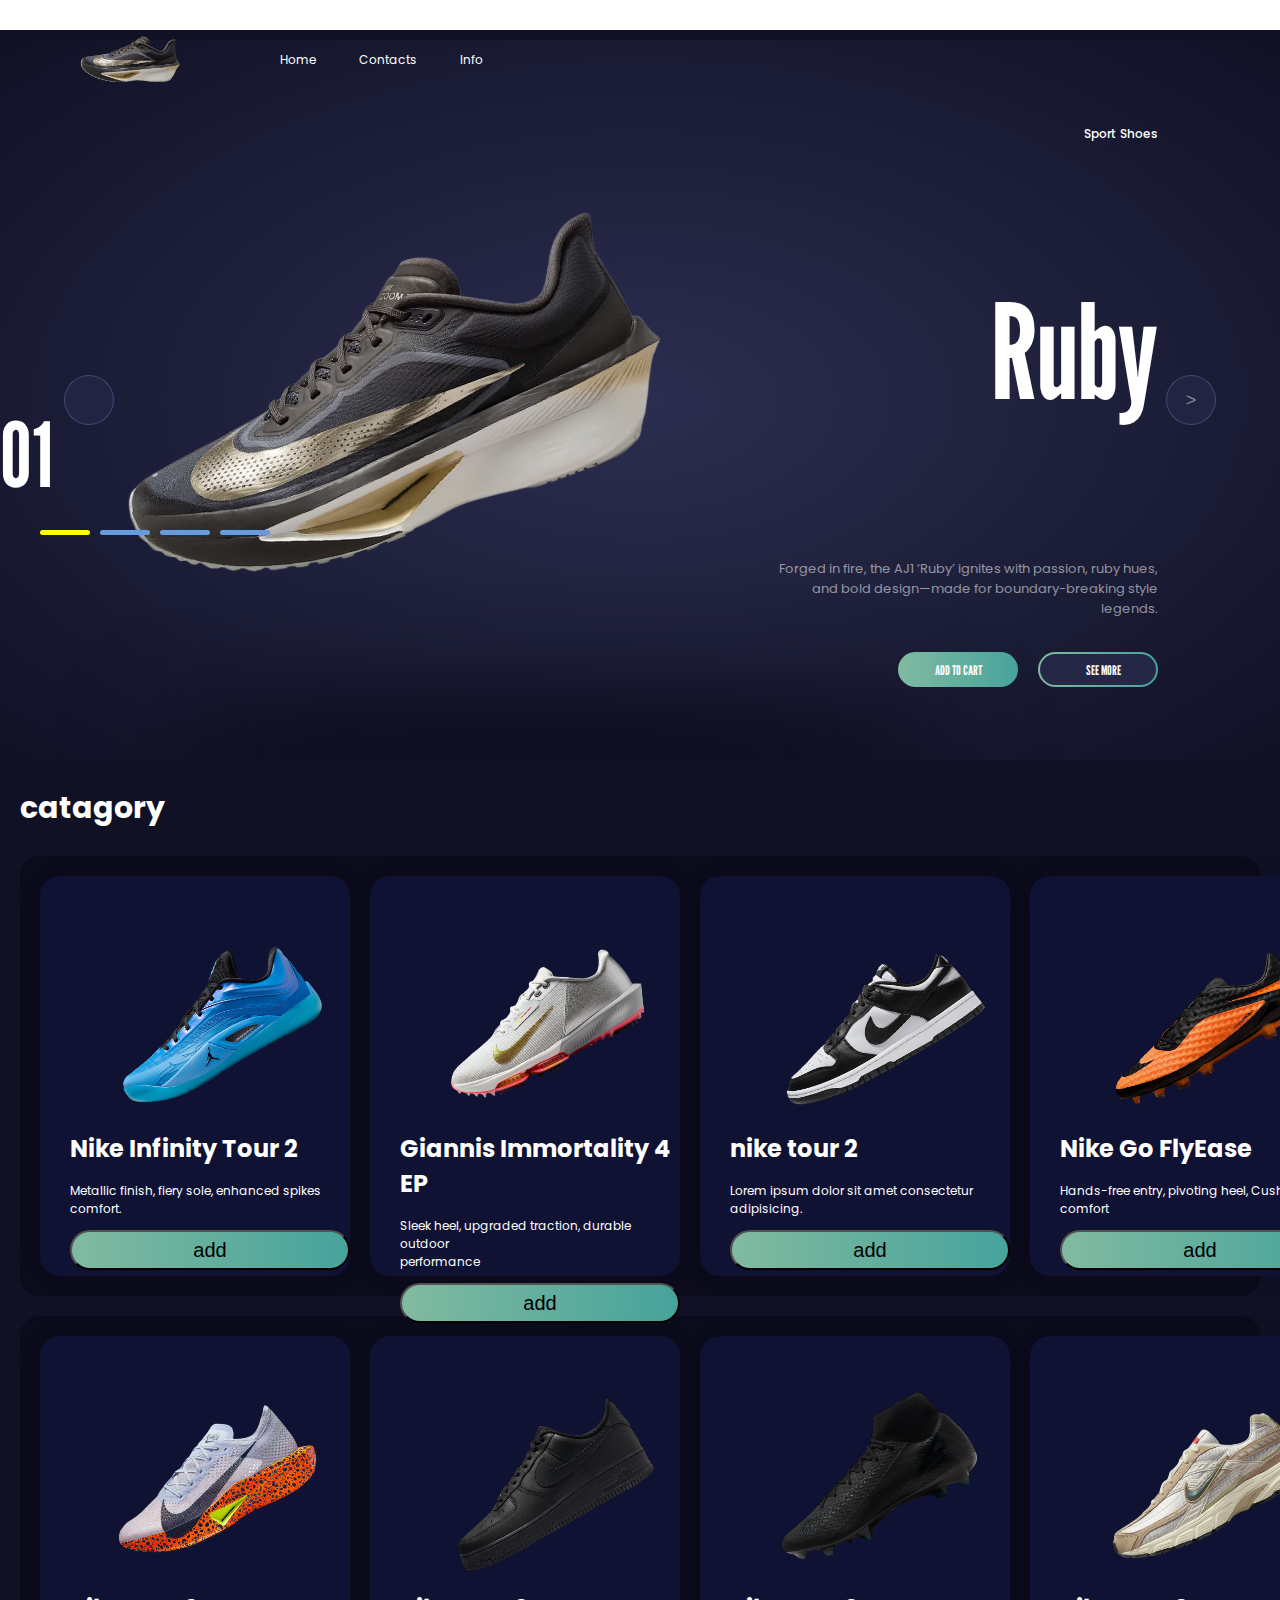
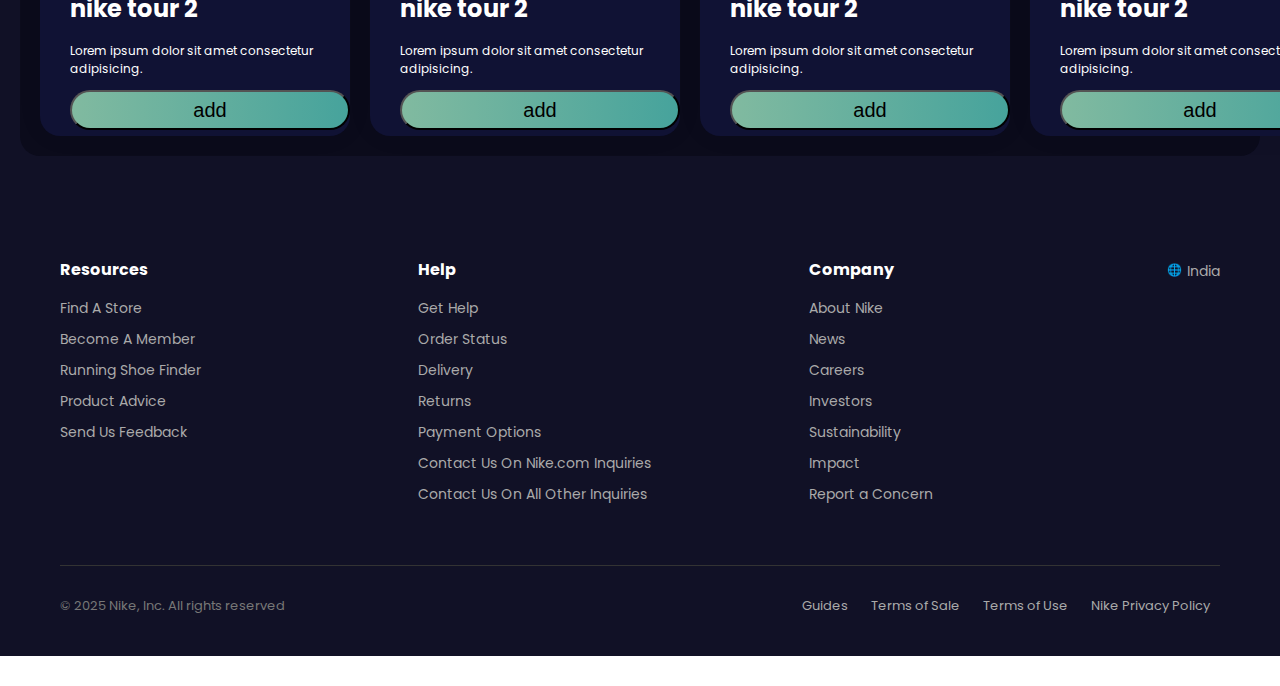
<file: index.html>
<!DOCTYPE html>
<html lang="en">

<head>
    <meta charset="UTF-8">
    <meta name="viewport" content="width=|, initial-scale=1.0">
    <title>Document</title>
    <link rel="stylesheet" href="style.css">
</head>

<body>
    <div class="all">
       <header>
            <img src="image/1.png" alt="">
              <nav id="navv">
          <a href="home.html">Home</a>
                <a href="contact.html">Contacts</a>
                <a href="info.html">Info</a>
            </nav>
        </header>
        <section class="carousel">
            <div class="list">
                <div class="item ">
                    <figure>
                        <img src="image/1.png">
                    </figure>
                    <div class="content">
                        <p class="category">
                            Sport Shoes
                        </p>
                        <h2>
                            Ruby
                        </h2>
                        <p class="description">
                            <!-- 20 -->
                            Forged in fire, the AJ1 ‘Ruby’ ignites with passion, ruby hues, and bold design—made for boundary-breaking style legends.


                        </p>
                        <div class="more">
                            <button>
                                Add To Cart
                            </button>
                            <button>
                                <i class="fa-solid fa-play"></i> See More
                            </button>
                        </div>
                    </div>
                </div>
                <div class="item">
                    <figure>
                        <img src="image/2.png">
                    </figure>
                    <div class="content">
                        <p class="category">
                            Sport Shoes
                        </p>
                        <h2>
                            Zion 4 PF
                        </h2>
                        <p class="description">
                            <!-- 20 -->
                            Built different. The Zion 4 delivers explosive power with Air Zoom cushioning and tech for vertical moves that dominate the court.

                        </p>
                        <div class="more">
                            <button>
                                Add To Cart
                            </button>
                            <button>
                                <i class="fa-solid fa-play"></i> See More
                            </button>
                        </div>
                    </div>
                </div>
                <div class="item">
                    <figure>
                        <img src="image/3.png">
                    </figure>
                    <div class="content">
                        <p class="category">
                            Sport Shoes
                        </p>
                        <h2>
                           Nike Tour 2
                        </h2>
                        <p class="description">
                            <!-- 20 -->
                            Lorem ipsum dolor sit amet consectetur adipisicing elit. Ipsum facere ipsa blanditiis quidem
                            dignissimos enim quam corrupti praesentium ipsam assumenda?
                        </p>
                        <div class="more">
                            <button>
                                Add To Cart
                            </button>
                            <button>
                                <i class="fa-solid fa-play"></i> See More
                            </button>
                        </div>
                    </div>
                </div>
                <div class="item">
                    <figure>
                        <img src="image/4.png">
                    </figure>
                    <div class="content">
                        <p class="category">
                            Sport Shoes
                        </p>
                        <h2>
                           Nike Fly 6
                        </h2>
                        <p class="description">
                            <!-- 20 -->
                            Jakob Ingebrigtsen’s Zoom Fly 6 blends speed and style—lightweight ZoomX foam and carbon plate drive you straight to victory.

                        </p>
                        <div class="more">
                            <button>
                                Add To Cart
                            </button>
                            <button>
                                <i class="fa-solid fa-play"></i> See More
                            </button>
                        </div>
                    </div>
                </div>
            </div>
            <div class="arrows">
                
                <button id="prev"></button>
                    <button id="next">></button>
            </div>
            <div class="indicators">
                <div class="number">09</div>
                <ul>
                    <li class="active"></li>
                    <li></li>
                    <li></li>
                    <li></li>
                </ul>
            </div>
        </section>
        <h2>catagory</h2>
        <div id="item">
          <div class="items">
            <div class="shop">
                <img src="image/5.png">
                <h1>Nike Infinity Tour 2</h1>
                <p>Metallic finish, fiery sole, enhanced spikes <br>comfort.</p>
                <a href="/index2.html"><button>add</button></a>
            </div>
            <div class="shop">
                <img src="image/6.png">
                <h1>Giannis Immortality 4 EP</h1>
                <p>Sleek heel, upgraded traction, durable outdoor <br> performance</p>
                <button>add</button>
            </div>
            <div class="shop">
                <img src="image/7.png">
                <h1>nike tour 2</h1>
                <p>Lorem ipsum dolor sit amet consectetur <br> adipisicing.</p>
                <button>add</button>
            </div>
            <div class="shop">
                <img src="image/8.png">
                <h1>Nike Go FlyEase</h1>
                <p>Hands-free entry, pivoting heel, Cushlon from comfort</p>
                <button>add</button>
            </div>
            
          </div>
          <div class="items">
            <div class="shop">
                <img src="image/9.png">
                <h1>nike tour 2</h1>
                <p>Lorem ipsum dolor sit amet consectetur <br> adipisicing.</p>
                <button>add</button>
            </div>
            <div class="shop">
                <img src="image/10.png">
                <h1>nike tour 2</h1>
                <p>Lorem ipsum dolor sit amet consectetur <br> adipisicing.</p>
                <button>add</button>
            </div>
            <div class="shop">
                <img src="image/11.png">
                <h1>nike tour 2</h1>
                <p>Lorem ipsum dolor sit amet consectetur <br> adipisicing.</p>
                <button>add</button>
            </div>
            <div class="shop">
                <img src="image/12.png">
                <h1>nike tour 2</h1>
                <p>Lorem ipsum dolor sit amet consectetur <br> adipisicing.</p>
                <button>add</button>
            </div>
          </div>
        </div>

         <footer>
    <div class="footer-container">
      <div class="footer-column">
        <h4>Resources</h4>
        <a href="#">Find A Store</a>
        <a href="#">Become A Member</a>
        <a href="#">Running Shoe Finder</a>
        <a href="#">Product Advice</a>
        <a href="#">Send Us Feedback</a>
      </div>
      <div class="footer-column">
        <h4>Help</h4>
        <a href="#">Get Help</a>
        <a href="#">Order Status</a>
        <a href="#">Delivery</a>
        <a href="#">Returns</a>
        <a href="#">Payment Options</a>
        <a href="#">Contact Us On Nike.com Inquiries</a>
        <a href="#">Contact Us On All Other Inquiries</a>
      </div>
      <div class="footer-column">
        <h4>Company</h4>
        <a href="#">About Nike</a>
        <a href="#">News</a>
        <a href="#">Careers</a>
        <a href="#">Investors</a>
        <a href="#">Sustainability</a>
        <a href="#">Impact</a>
        <a href="#">Report a Concern</a>
      </div>
      <div class="globe">
        🌐 <span>India</span>
      </div>
    </div>

    <div class="footer-bottom">
      <div>&copy; 2025 Nike, Inc. All rights reserved</div>
      <div>
        <a href="#">Guides</a>
        <a href="#">Terms of Sale</a>
        <a href="#">Terms of Use</a>
        <a href="#">Nike Privacy Policy</a>
      </div>
      
    </div>
  </footer>
        <script src="app.js"></script>
</body>

</html>
</file>
<file: style.css>
@import url('https://fonts.googleapis.com/css2?family=Poppins:ital,wght@0,100;0,200;0,300;0,400;0,500;0,600;0,700;0,800;0,900;1,100;1,200;1,300;1,400;1,500;1,600;1,700;1,800;1,900&display=swap');
@import url('https://fonts.googleapis.com/css2?family=League+Gothic&display=swap');
.all{
    width: 100%;
    height: 100%;
    background-color: #111126;
}
body{
    margin: 0;
    color: #ffffff;
    font-family: Poppins;
    font-size: 12px;
}
a{
    text-decoration: none;
}
@keyframes fadeIn {
    form { opacity: 0;}
    to { opacity: 1;}
}
header{
    width: 100%;
    max-width: 100%;
    margin: auto;
    height: 60px;
    display: flex;
    align-items: center;
    position: relative;
    z-index: 100; 
    & img{
        width: 100px;
        margin-right: 100px;
        margin-left: 80px;
        & a{
            border: solid;
        }
}
}



header a{
    color: #ffffff;
    margin-right: 40px;
}
.carousel{
        background-image: radial-gradient(
            #2b2e4f, #111126
        );
        height: 80vh;
        margin-top: -50px;
        overflow: hidden;
        position: relative;
        & .list{
            width: min(1200px, 90vw);
            margin: auto;
            height: 100%;
            position: relative;
            & .item{
                position: absolute;
                inset: 0;
                & figure{
                    position: absolute;
                    width: 70%;
                    top: 50%;
                    transform: translateY(-50%);
                    & img{
                        width: 70%;
                        
                    }
                    &::before{
                        content: '';
                        position: absolute;
                        background-color: #0b0b1b;
                        width: 100%;
                        height: 100px;
                        top: 150%;
                        left: 50px;
                        border-radius: 50%;
                        filter: blur(50px);
                    }
                }
                
                & .content{
                    position: absolute;
                    z-index: 20;
                    width: 95%;
                    height: 100%;
                    right: var(--w-column);
                    display: flex;
                    flex-direction: column;
                    justify-content: center;
                    align-items: end;
                    gap: 20px;
                    & .category{
                        font-weight: 500;
                    }
                    & h2{
                        font-family: 'League Gothic';
                        font-size: 11em;
                        line-height: 1em;
                    }
                    & .description{
                        align-items: center;
                        color: #fff8;
                        max-width: 400px;
                        font-size: small;
                        text-align: right;
                        & i{
                            height: 50px;
                            color: #ffea7c;
                            font-size: 2em;
                            border: 1px solid #659cdf;
                            border-radius: 50%;
                            display: flex;
                            justify-content: center;
                            align-items: center;
                        }
                    }
                }
                & .more{
                    display: grid;
                    grid-template-columns: repeat(2, 120px);
                    gap: 20px;
                    grid-template-rows: 35px;
                    & button{
                        border-radius: 30px;
                        font-family: 'League Gothic';
                        text-transform: uppercase;
                        color: #fff;
                        background-color: transparent;
                        border: none;
                        position: relative;
                        &:nth-child(1){
                            background-image: linear-gradient(
                                to right, #81baa0, #46a39c
                            );
                        }
                        &:nth-child(2){
                            border: 2px solid transparent;
                            background: linear-gradient(#242745, #242745) padding-box,
                            linear-gradient(to right, #81baa0, #46a39c) border-box;
                            & i{
                                margin-right: 10px;
                            }
                        }
                    }
                }
            }
            &::after{
                content: '';
                position: absolute;
                right: var(--w-column);
                width: var(--w-column);
                height: 100%;
                pointer-events: none;
            }
            &::before{
                content: '';
                position: absolute;
                z-index: 10;
                height: var(--w-column);
                width: 100%;
                top: 52%;
                pointer-events: none;
            }
        }
    & .arrows{
        width: min(1200px, 90vw);
        display: flex;
        justify-content: space-between;
        position: absolute;
        align-items: center;
        top: 50%;
        left: 50%;
        transform: translate(-50%, -25px);
        pointer-events: none;
        z-index: 100;
        align-items: center;
    & img{
        margin-top: 15%;
    }
        & button{
            width: 50px;
            height: 50px;
            align-items: center;
            border-radius: 50%;
            border: 1px solid #659cdf55;
            background-color: #232442;
            color: #fff7;
            font-size: large;
            cursor: pointer;
            pointer-events: auto;
            transition: 0.5s;
            &:hover{
                border: 1px solid #659cdf;
                color: #fff;
            }
        }
    }
    
    & .indicators{
        position: absolute;
        top: 50%;
        height: var(--w-column);
        width: min(1200px, 90vw);
        left: 45%;
        transform: translateX(-50%);
        display: flex;
        flex-direction: column;
        pointer-events: none;
        justify-content: end;
        gap: 10px;
        & .number{
            font-family: 'League Gothic';
            font-size: 7vw;
        }
        & ul{
            display: flex;
            gap: 10px;
            & li{
                list-style-type: none;
                width: 50px;
                height: 5px;
                background-color: #659cdf;
                border-radius: 10px;
                pointer-events: auto;
                cursor: pointer;
                transition: 0.5s;
                &.active{
                    background-color: yellow;
                }
            }
            }
        }
    }

/* animation */
body{
    .carousel{
        --calculation: 1; /* 1 or -1 */
        & .list{
            & .item{
                transform: translateX(calc(100vw * var(--calculation)));
                transition:  0.5s;
                opacity: 0;
                & figure{
                    & img{
                        transform: rotate(0deg);
                        transition: transform 0.5s;
                        transition-delay: 0.3s;
                    }
                }
                & .content{
                    & .category, h2, .description, .more{
                        transform: translateX(calc(200px * var(--calculation)));
                        transition:  0.7s;
                        opacity: 0;
                        transition-delay: 0.3s;
                    }
                    & h2{ transition-delay: 0.5s; }
                    & .description{ transition-delay: 0.7s; }
                    & .more{ transition-delay: 0.9s; }
                }
                &.active{
                    opacity: 1;
                    transform: translateX(0);
                    & figure{
                        & img{
                            transform: rotate(-20deg);
                        }
                    }
                    & .content{
                        & .category, h2, .description, .more{
                            transform: translateX(0px);
                            opacity: 1;
                        }
                    }
                }
                &.activeOld{
                    transform: translateX(calc(-100vw * var(--calculation)));
                }
            }
        }
    }
}
@media screen and (max-width: 1023px) and (min-width: 768px){
    :root{
        --w-column: 100px;
    }
    body{
        & .carousel{
            height: 60vh;
            & .list{
                & .item{
                    & .content{
                        & h2{
                            font-size: 5em;
                        }
                    }
                }
            }
        }
    }
}
@media screen and (max-width: 767px){
    :root{
        --w-column: 50px;
    }
    body{
        & .carousel{
            height: 100vh;
            & .list{
                & .item{
                    & .content{
                        justify-content: end;
                        padding-bottom: 100px;
                        & h2{
                            font-size: 5em;
                        }
                    }
                    & figure{
                        width: 110%;
                        transform: translateY(0);
                        top: 200px;
                        left: -30px;
                    }
                }
            }
            & .indicators{
                & .number{
                    font-size: 10em;
                    transform: translateX(50px);
                    opacity: 0.5;
                }
            }
        }
    }
}

h2{
    font-size: 30px;
    margin-left: 20px;
}
#item{
    width: 100%;
    background-color: #111126;
}
.items{
    padding: 20px;
    display: flex;
    gap: 20px;
    height: 400px;
    border-radius: 20px;
    margin: 20px 20px 20px 20px ;
    background-color: #0b0b1b;
}

.shop{
    justify-content: center;
    align-items: center;
    width: 100%;
    height: 100%;
    border-radius: 20px;
    align-items: center;
    background-color: #101234;
    box-shadow: 0 0 30px rgba(0, 0, 0, .04);
    transition: .4s ease;
}
.shop img{
    width: 250px;
    margin-top: 60px;
    margin-left: 35px;
    transform: rotate(-30deg);
}
.shop h1{
    margin-left: 30px;
    margin-top: 50px;
}
.shop p{
    margin-left: 30px;
    margin-top: 2px;
}
.shop button{
    margin-left: 30px;
    width: 280px;
    height: 40px;
    font-size: 20px;
    font-family: 'Franklin Gothic Medium', 'Arial Narrow', Arial, sans-serif;
    border-radius: 20px;
   background-image: linear-gradient(
                                to right, #81baa0, #46a39c
                            );
}
.shop:hover {
    transform: scale(1.05);
}

@media (max-width: 1280px) {
    body {
        height: unset;
        padding: 30px 0;
    }

    .container {
        flex-wrap: wrap;
        justify-content: center;
    }

    .container .card {
        margin: 20px;
    }
}
footer {
  background-color: #111126;
  padding: 40px 60px;
}

.footer-container {
  display: flex;
  justify-content: space-between;
  flex-wrap: wrap;
  border-bottom: 1px solid #333;
  padding-bottom: 30px;
}

.footer-column {
  min-width: 200px;
  margin: 20px 0;
}

.footer-column h4 {
  font-size: 16px;
  margin-bottom: 16px;
  font-weight: bold;
}

.footer-column a {
  display: block;
  font-size: 14px;
  margin-bottom: 10px;
  text-decoration: none;
  color: #aaa;
}

.footer-column a:hover {
  color: #fff;
}

.footer-social {
  margin-top: 30px;
}

.footer-social h4 {
  font-size: 16px;
  margin-bottom: 16px;
  font-weight: bold;
}

.social-icons a {
  text-decoration: none;
  font-size: 18px;
  margin-right: 15px;
  color: #aaa;
  transition: color 0.3s;
}

.social-icons a:hover {
  color: #fff;
}

.footer-bottom {
  display: flex;
  justify-content: space-between;
  flex-wrap: wrap;
  margin-top: 30px;
  font-size: 13px;
  color: #777;
}

.footer-bottom a {
  margin: 0 10px;
  color: #aaa;
  text-decoration: none;
}

.footer-bottom a:hover {
  color: #fff;
}

.globe {
  display: flex;
  gap: 5px;
  margin-top: 45px;
}

.globe span {
  font-size: 14px;
  color: #aaa;
}
</file>
